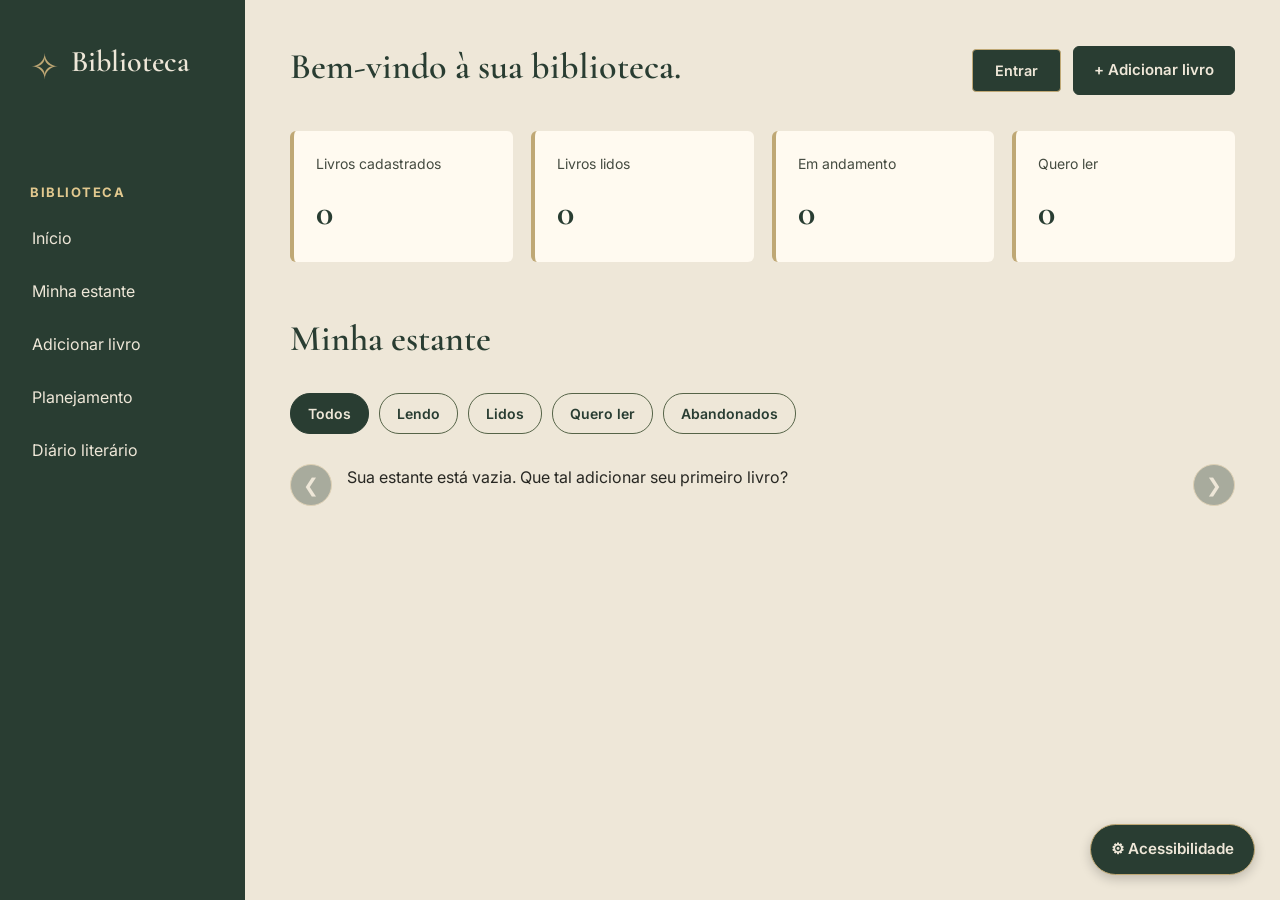
<file: index.html>
<!DOCTYPE html>
<html lang="pt-BR">

<head>
    <meta charset="UTF-8">
    <meta name="viewport" content="width=device-width, initial-scale=1.0">

    <title>Bibliotheca Athenae</title>

    <!-- Bootstrap CSS -->
    <link
        href="https://cdn.jsdelivr.net/npm/bootstrap@5.3.3/dist/css/bootstrap.min.css"
        rel="stylesheet">

    <!-- Fontes -->
    <link rel="preconnect" href="https://fonts.googleapis.com">
    <link rel="preconnect" href="https://fonts.gstatic.com" crossorigin>

    <link
        href="https://fonts.googleapis.com/css2?family=Cormorant+Garamond:wght@400;500;600;700&family=Inter:wght@400;500;600;700&display=swap"
        rel="stylesheet">

    <!-- CSS próprio -->
   <link rel="stylesheet" href="css/style.css">
   <link rel="stylesheet" href="css/pages.css">
   <link rel="stylesheet" href="css/acessibilidade.css">

</head>
<body>
    <!-- Menu lateral -->
    <aside class="sidebar">
        <div class="logo">
            <span class="logo-icon">✧</span>
            <h1>Biblioteca</h1>
        </div>
    <nav>
    <p class="menu-title">BIBLIOTECA</p>

    <a href="index.html">Início</a>
<a href="html/estante.html">Minha estante</a>
<a href="html/adicionar.html">Adicionar livro</a>
<a href="html/planejamento.html">Planejamento</a>
<a href="html/diario.html">Diário literário</a>
    </nav>
    </aside>
    <!-- Conteúdo principal -->
    <main class="main-content">
        <header class="topbar">

    <div>
        <h2>Bem-vindo à sua biblioteca.</h2>
    </div>

    <div class="topbar-actions">

        <a href="login.html" class="login-access-button">
            Entrar
        </a>

        <a href="html/adicionar.html" class="add-button">
            + Adicionar livro
        </a>

    </div>

</header>
        <!-- Resumo -->
        <section class="summary">

    <div class="summary-card">
        <span>Livros cadastrados</span>
        <strong id="total-livros">0</strong>
    </div>

    <div class="summary-card">
        <span>Livros lidos</span>
        <strong id="total-lidos">0</strong>
    </div>

    <div class="summary-card">
        <span>Em andamento</span>
        <strong id="total-lendo">0</strong>
    </div>

    <div class="summary-card">
        <span>Quero ler</span>
        <strong id="total-quero-ler">0</strong>
    </div>
</section>
        <!-- Livros recentes -->
        <section class="library-section">
            <div class="section-heading">
                <div>
                    <h2>Minha estante</h2>
                </div>
            </div>
            <!-- Categorias -->
            <div class="filters">
                <button class="filter active-filter" data-status="todos">Todos</button>
                <button class="filter" data-status="Lendo">Lendo</button>
                <button class="filter" data-status="Lidos">Lidos</button>
                <button class="filter" data-status="Quero ler">Quero ler</button>
                <button class="filter" data-status="Abandonados">Abandonados</button>
            </div>
            <!-- Carrossel de livros -->
<div class="carousel-wrapper">

    <button
        type="button"
        class="carousel-control carousel-prev"
        id="carousel-prev"
        aria-label="Ver livros anteriores">
        &#10094;
    </button>

    <div
        class="book-grid home-book-carousel"
        id="book-grid"
        aria-label="Livros da sua biblioteca">
    </div>

    <button
        type="button"
        class="carousel-control carousel-next"
        id="carousel-next"
        aria-label="Ver próximos livros">
        &#10095;
    </button>

</div>
    </main>

    <!-- PAINEL DE ACESSIBILIDADE -->
<div class="accessibility-container">

    <button
        type="button"
        id="botao-acessibilidade"
        class="accessibility-button"
        aria-label="Abrir opções de acessibilidade"
        aria-expanded="false"
        aria-controls="painel-acessibilidade">
        ⚙ Acessibilidade
    </button>

    <section
        id="painel-acessibilidade"
        class="accessibility-panel"
        aria-label="Opções de acessibilidade"
        hidden>

        <h2>Acessibilidade</h2>

        <div class="accessibility-group">
            <h3>Aparência</h3>

            <button type="button" id="modo-claro">
                ☀ Modo claro
            </button>

            <button type="button" id="modo-escuro">
                ☾ Modo escuro
            </button>
        </div>

        <div class="accessibility-group">
            <h3>Tamanho da fonte</h3>

            <button type="button" id="diminuir-fonte">
                A− Diminuir
            </button>

            <button type="button" id="aumentar-fonte">
                A+ Aumentar
            </button>
        </div>

        <div class="accessibility-group">
            <h3>Contraste</h3>

            <button type="button" id="alto-contraste">
                Alto contraste
            </button>
        </div>

        <button type="button" id="restaurar-acessibilidade">
            Restaurar configurações
        </button>

    </section>
</div>

<!-- JavaScript do projeto -->
<script src="js/storage.js"></script>
<script src="js/livros.js"></script>
<script src="js/app.js"></script>
<script src="js/acessibilidade.js"></script>

<!-- Bootstrap JavaScript -->
<script src="https://cdn.jsdelivr.net/npm/bootstrap@5.3.3/dist/js/bootstrap.bundle.min.js"></script>
</body>
</html>
</file>
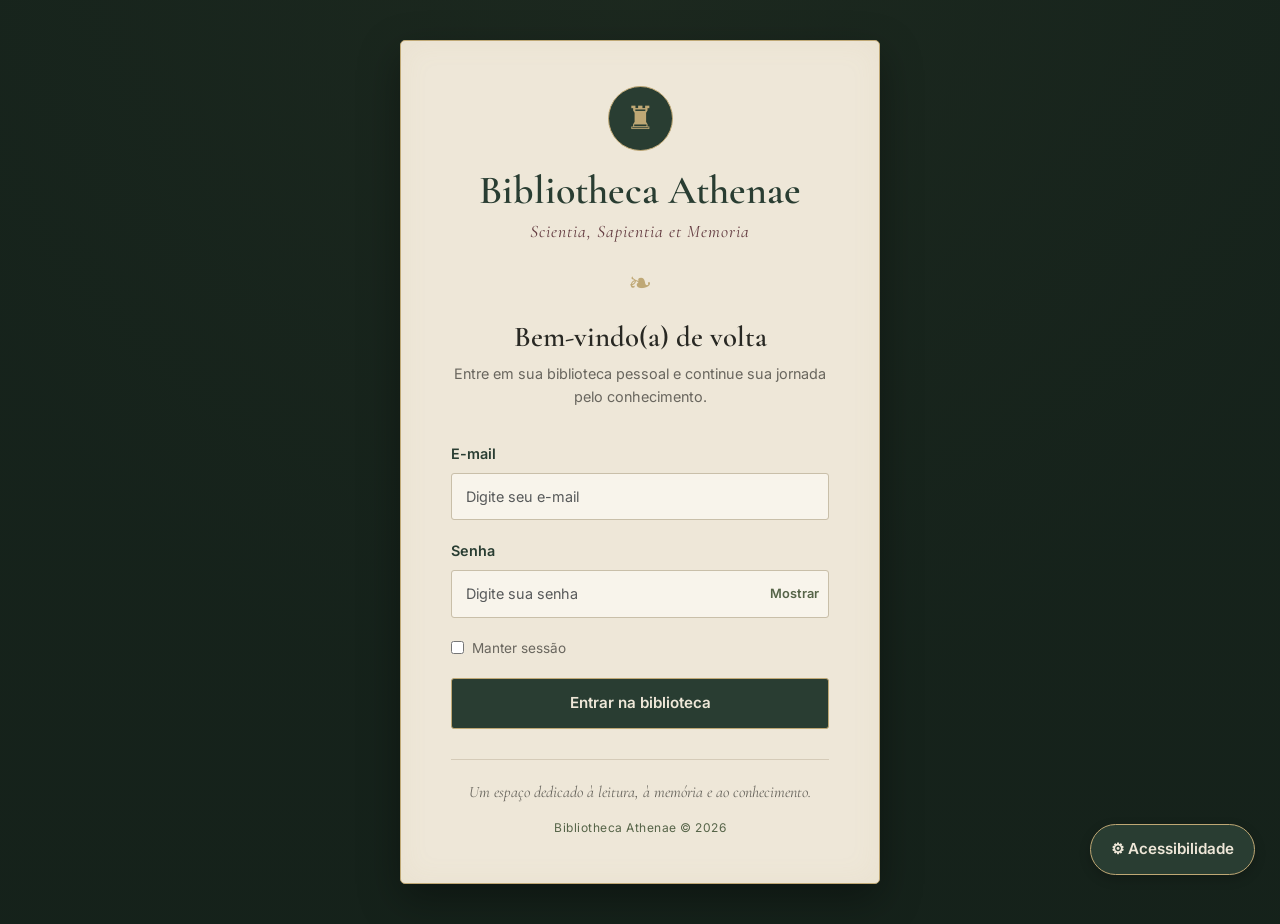
<file: login.html>
<!DOCTYPE html>
<html lang="pt-BR">

<head>
    <meta charset="UTF-8">
    <meta name="viewport" content="width=device-width, initial-scale=1.0">

    <meta name="description" content="Acesse sua biblioteca pessoal na Bibliotheca Athenae.">

    <title>Entrar | Bibliotheca Athenae</title>

    <!-- Bootstrap -->
    <link href="https://cdn.jsdelivr.net/npm/bootstrap@5.3.3/dist/css/bootstrap.min.css" rel="stylesheet">

    <!-- Fontes -->
    <link rel="preconnect" href="https://fonts.googleapis.com">
    <link rel="preconnect" href="https://fonts.gstatic.com" crossorigin>
    <link href="https://fonts.googleapis.com/css2?family=Cormorant+Garamond:wght@400;500;600;700&family=Inter:wght@400;500;600;700&display=swap" rel="stylesheet">

    <!-- CSS do projeto -->
    <link rel="stylesheet" href="css/style.css">
    <link rel="stylesheet" href="css/acessibilidade.css">
    <link rel="stylesheet" href="css/login.css">
</head>

<body class="login-page">

    <main class="login-container">

        <section class="login-card" aria-labelledby="titulo-login">

            <!-- Identidade visual -->
            <header class="login-header">

                <div class="login-emblem" aria-hidden="true">
                    ♜
                </div>

                <h1 id="titulo-login">Bibliotheca Athenae</h1>

                <p class="login-motto">
                    Scientia, Sapientia et Memoria
                </p>

                <div class="login-divider" aria-hidden="true">
                    ❧
                </div>

                <h2>Bem-vindo(a) de volta</h2>

                <p class="login-description">
                    Entre em sua biblioteca pessoal e continue sua jornada pelo conhecimento.
                </p>

            </header>

            <!-- Formulário -->
            <form id="login-form" class="login-form">

                <div class="form-group">

                    <label for="email">E-mail</label>

                    <input
                        type="email"
                        id="email"
                        name="email"
                        class="form-control"
                        placeholder="Digite seu e-mail"
                        autocomplete="username"
                        required
                    >

                </div>

                <div class="form-group">

                    <label for="senha">Senha</label>

                    <div class="password-container">

                        <input
                            type="password"
                            id="senha"
                            name="senha"
                            class="form-control"
                            placeholder="Digite sua senha"
                            autocomplete="current-password"
                            required
                        >

                        <button
                            type="button"
                            id="mostrar-senha"
                            class="password-toggle"
                            aria-label="Mostrar senha"
                            aria-pressed="false"
                        >
                            Mostrar
                        </button>

                    </div>

                </div>

                <div class="login-options">

                    <label class="remember-option">
                        <input type="checkbox" id="lembrar-login">
                        <span>Manter sessão</span>
                    </label>

                </div>

                <!-- Mensagens de erro ou sucesso -->
                <div
                    id="mensagem-login"
                    class="login-message"
                    role="alert"
                    aria-live="polite"
                ></div>

                <button type="submit" class="login-button">
                    Entrar na biblioteca
                </button>

            </form>

            <!-- Rodapé -->
            <footer class="login-footer">

                <p>
                    Um espaço dedicado à leitura, à memória e ao conhecimento.
                </p>

                <span>Bibliotheca Athenae © 2026</span>

            </footer>

        </section>

    </main>

    <!-- Painel de acessibilidade -->
    <div class="accessibility-container">

        <button
            type="button"
            id="botao-acessibilidade"
            class="accessibility-button"
            aria-label="Abrir opções de acessibilidade"
            aria-expanded="false"
            aria-controls="painel-acessibilidade"
        >
            ⚙ Acessibilidade
        </button>

        <section
            id="painel-acessibilidade"
            class="accessibility-panel"
            aria-label="Opções de acessibilidade"
            hidden
        >

            <h2>Acessibilidade</h2>

            <div class="accessibility-group">
                <h3>Aparência</h3>

                <button type="button" id="modo-claro">
                    ☀ Modo claro
                </button>

                <button type="button" id="modo-escuro">
                    ☾ Modo escuro
                </button>
            </div>

            <div class="accessibility-group">
                <h3>Tamanho da fonte</h3>

                <button type="button" id="diminuir-fonte">
                    A− Diminuir
                </button>

                <button type="button" id="aumentar-fonte">
                    A+ Aumentar
                </button>
            </div>

            <div class="accessibility-group">
                <h3>Contraste</h3>

                <button type="button" id="alto-contraste">
                    Alto contraste
                </button>
            </div>

            <button type="button" id="restaurar-acessibilidade">
                Restaurar configurações
            </button>

        </section>

    </div>

    <!-- JavaScript -->
    <script src="js/acessibilidade.js"></script>
    <script src="js/login.js"></script>

</body>
</html>
</file>
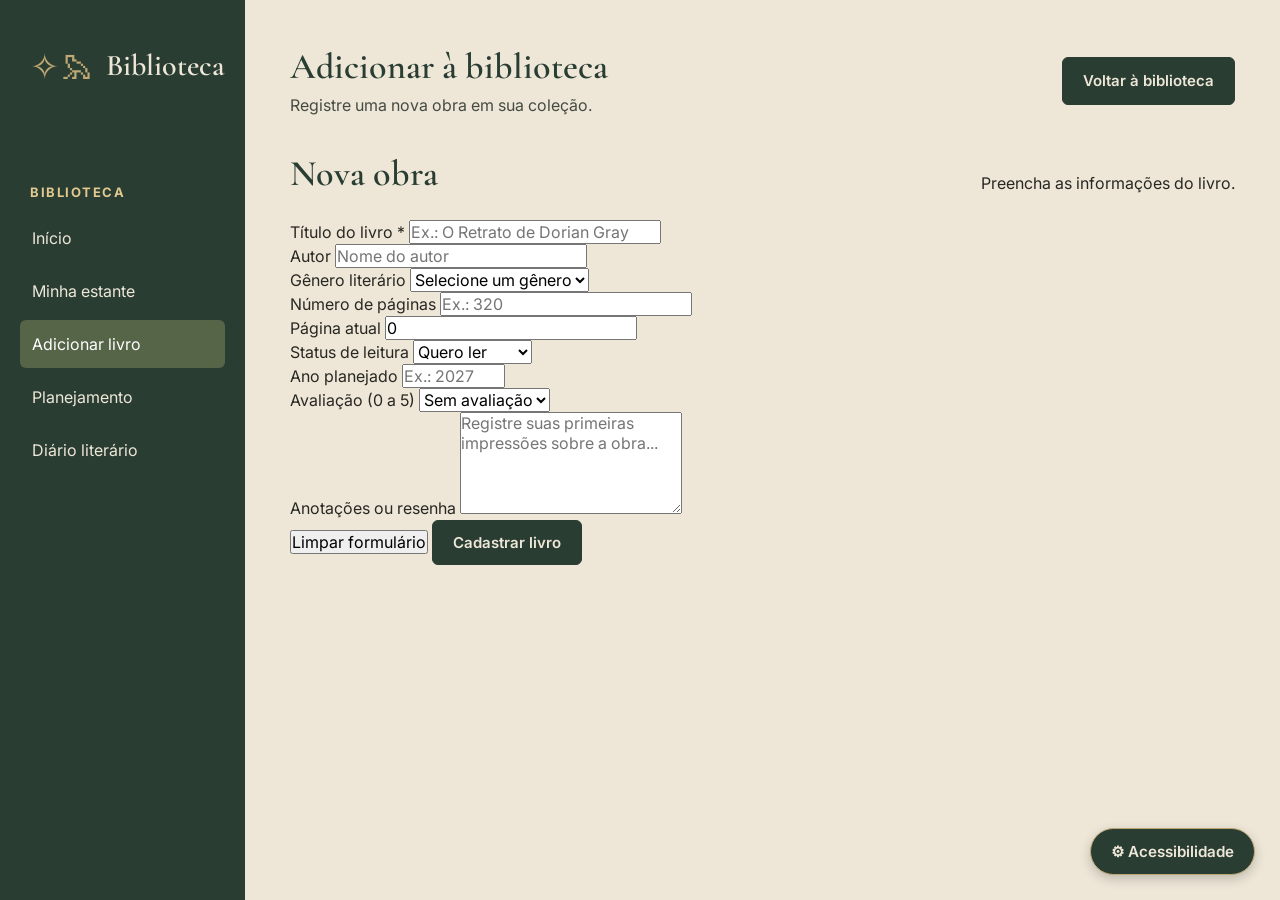
<file: html/adicionar.html>
<!DOCTYPE html>
<html lang="pt-BR">

<head>
    <meta charset="UTF-8">
    <meta name="viewport" content="width=device-width, initial-scale=1.0">

    <title>Adicionar livro | Bibliotheca Athenae</title>

    <!-- Fontes -->
    <link rel="preconnect" href="https://fonts.googleapis.com">
    <link rel="preconnect" href="https://fonts.gstatic.com" crossorigin>

    <link
        href="https://fonts.googleapis.com/css2?family=Cormorant+Garamond:wght@400;500;600;700&family=Inter:wght@400;500;600;700&display=swap"
        rel="stylesheet">

    <!-- CSS -->
    <link rel="stylesheet" href="../css/style.css">
    <link rel="stylesheet" href="../css/pages.css">
    <link rel="stylesheet" href="../css/acessibilidade.css">

</head>

<body>

    <!-- Menu lateral -->
    <aside class="sidebar">

        <div class="logo">
            <span class="logo-icon">✧𐦉</span>
            <h1>Biblioteca</h1>
        </div>

        <nav>
            <p class="menu-title">BIBLIOTECA</p>

            <a href="../index.html">Início</a>
            <a href="estante.html">Minha estante</a>
            <a href="adicionar.html" class="active">Adicionar livro</a>
            <a href="planejamento.html">Planejamento</a>
            <a href="diario.html">Diário literário</a>
        </nav>

    </aside>

    <!-- Conteúdo principal -->
    <main class="main-content">

        <header class="topbar">

            <div>
                <h2>Adicionar à biblioteca</h2>
                <p>Registre uma nova obra em sua coleção.</p>
            </div>

            <a href="../index.html" class="add-button">
                Voltar à biblioteca
            </a>

        </header>

        <!-- Formulário -->
        <section class="form-section">

            <div class="section-heading">
                <h2>Nova obra</h2>
                <p>Preencha as informações do livro.</p>
            </div>

            <form id="form-livro">

                <div class="form-group">

                    <label for="titulo">Título do livro *</label>

                    <input
                        type="text"
                        id="titulo"
                        name="titulo"
                        placeholder="Ex.: O Retrato de Dorian Gray"
                        required>

                </div>

                <div class="form-group">

                    <label for="autor">Autor</label>

                    <input
                        type="text"
                        id="autor"
                        name="autor"
                        placeholder="Nome do autor">

                </div>

                <div class="form-group">

                    <label for="genero">Gênero literário</label>

                    <select id="genero" name="genero">

                        <option value="">Selecione um gênero</option>
                        <option value="Fantasia">Fantasia</option>
                        <option value="Ficção">Ficção</option>
                        <option value="Ficção gótica">Ficção gótica</option>
                        <option value="Romance">Romance</option>
                        <option value="Mistério">Mistério</option>
                        <option value="Terror">Terror</option>
                        <option value="Suspense">Suspense</option>
                        <option value="Clássico">Clássico</option>
                        <option value="Ficção científica">Ficção científica</option>
                        <option value="Não ficção">Não ficção</option>
                        <option value="Outro">Outro</option>

                    </select>

                </div>

                <div class="form-row">

                    <div class="form-group">

                        <label for="paginas">Número de páginas</label>

                        <input
                            type="number"
                            id="paginas"
                            name="paginas"
                            min="1"
                            placeholder="Ex.: 320">

                    </div>

                    <div class="form-group">

                        <label for="paginaAtual">Página atual</label>

                        <input
                            type="number"
                            id="paginaAtual"
                            name="paginaAtual"
                            min="0"
                            value="0">

                    </div>

                </div>

                <div class="form-row">

                    <div class="form-group">

                        <label for="status">Status de leitura</label>

                        <select id="status" name="status">

                            <option value="Quero ler">Quero ler</option>
                            <option value="Lendo">Lendo</option>
                            <option value="Lido">Lido</option>
                            <option value="Pausado">Pausado</option>
                            <option value="Abandonado">Abandonado</option>
                            <option value="Relendo">Relendo</option>

                        </select>

                    </div>

                    <div class="form-group">

                        <label for="anoPlanejado">Ano planejado</label>

                        <input
                            type="number"
                            id="anoPlanejado"
                            name="anoPlanejado"
                            min="2000"
                            max="2100"
                            placeholder="Ex.: 2027">

                    </div>

                </div>

                <div class="form-group">

                    <label for="avaliacao">Avaliação (0 a 5)</label>

                    <select id="avaliacao" name="avaliacao">

                        <option value="0">Sem avaliação</option>
                        <option value="1">1 estrela</option>
                        <option value="2">2 estrelas</option>
                        <option value="3">3 estrelas</option>
                        <option value="4">4 estrelas</option>
                        <option value="5">5 estrelas</option>

                    </select>

                </div>

                <div class="form-group">

                    <label for="resenha">Anotações ou resenha</label>

                    <textarea
                        id="resenha"
                        name="resenha"
                        rows="5"
                        placeholder="Registre suas primeiras impressões sobre a obra..."></textarea>

                </div>

                <div class="form-actions">

                    <button type="reset" class="cancel-button">
                        Limpar formulário
                    </button>

                    <button type="submit" class="add-button">
                        Cadastrar livro
                    </button>

                </div>

            </form>

        </section>

    </main>

    <!-- PAINEL DE ACESSIBILIDADE -->
    <div class="accessibility-container">

        <button
            type="button"
            id="botao-acessibilidade"
            class="accessibility-button"
            aria-label="Abrir opções de acessibilidade"
            aria-expanded="false"
            aria-controls="painel-acessibilidade">
            ⚙ Acessibilidade
        </button>

        <section
            id="painel-acessibilidade"
            class="accessibility-panel"
            aria-label="Opções de acessibilidade"
            hidden>

            <h2>Acessibilidade</h2>

            <div class="accessibility-group">
                <h3>Aparência</h3>

                <button type="button" id="modo-claro">
                    ☀ Modo claro
                </button>

                <button type="button" id="modo-escuro">
                    ☾ Modo escuro
                </button>
            </div>

            <div class="accessibility-group">
                <h3>Tamanho da fonte</h3>

                <button type="button" id="diminuir-fonte">
                    A− Diminuir
                </button>

                <button type="button" id="aumentar-fonte">
                    A+ Aumentar
                </button>
            </div>

            <div class="accessibility-group">
                <h3>Contraste</h3>

                <button type="button" id="alto-contraste">
                    Alto contraste
                </button>
            </div>

            <button type="button" id="restaurar-acessibilidade">
                Restaurar configurações
            </button>

        </section>

    </div>

    <!-- JavaScript -->
    <script src="../js/storage.js"></script>
    <script src="../js/livros.js"></script>
    <script src="../js/adicionar.js"></script>
    <script src="../js/acessibilidade.js"></script>

</body>
</html>
</file>
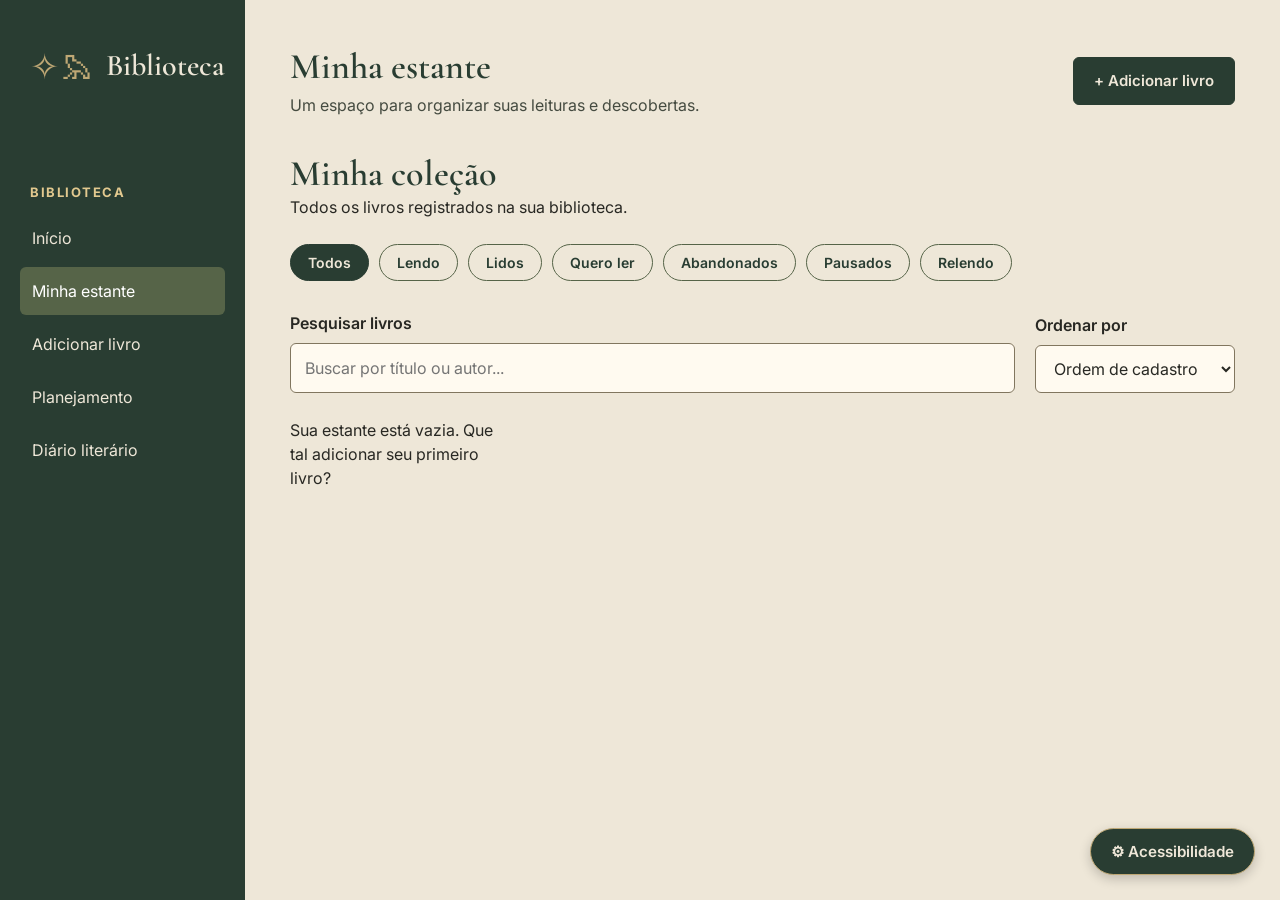
<file: html/estante.html>
<!DOCTYPE html>
<html lang="pt-BR">

<head>
    <meta charset="UTF-8">
    <meta name="viewport" content="width=device-width, initial-scale=1.0">

    <title>Minha estante | Bibliotheca Athenae</title>

    <!-- Fontes -->
    <link rel="preconnect" href="https://fonts.googleapis.com">
    <link rel="preconnect" href="https://fonts.gstatic.com" crossorigin>

    <link
        href="https://fonts.googleapis.com/css2?family=Cormorant+Garamond:wght@400;500;600;700&family=Inter:wght@400;500;600;700&display=swap"
        rel="stylesheet">

    <!-- CSS -->
    <link rel="stylesheet" href="../css/style.css">
    <link rel="stylesheet" href="../css/pages.css">
    <link rel="stylesheet" href="../css/acessibilidade.css">

</head>

<body>

    <!-- Menu lateral -->
    <aside class="sidebar">

        <div class="logo">
            <span class="logo-icon">✧𐦉</span>
            <h1>Biblioteca</h1>
        </div>

        <nav>
            <p class="menu-title">BIBLIOTECA</p>

            <a href="../index.html">Início</a>
            <a href="estante.html" class="active">Minha estante</a>
            <a href="adicionar.html">Adicionar livro</a>
            <a href="planejamento.html">Planejamento</a>
            <a href="diario.html">Diário literário</a>
        </nav>

    </aside>

    <!-- Conteúdo principal -->
    <main class="main-content">

        <header class="topbar">

            <div>
                <h2>Minha estante</h2>
                <p>Um espaço para organizar suas leituras e descobertas.</p>
            </div>

            <a href="adicionar.html" class="add-button">
                + Adicionar livro
            </a>

        </header>

        <!-- Biblioteca -->
        <section class="library-section">

            <div class="section-heading">
                <div>
                    <h2>Minha coleção</h2>
                    <p>Todos os livros registrados na sua biblioteca.</p>
                </div>
            </div>

            <!-- Filtros por status -->
            <div class="filters" aria-label="Filtrar livros por status">

                <button type="button" class="filter active-filter" data-status="todos">
                    Todos
                </button>

                <button type="button" class="filter" data-status="Lendo">
                    Lendo
                </button>

                <button type="button" class="filter" data-status="Lidos">
                    Lidos
                </button>

                <button type="button" class="filter" data-status="Quero ler">
                    Quero ler
                </button>

                <button type="button" class="filter" data-status="Abandonados">
                    Abandonados
                </button>

                <button type="button" class="filter" data-status="Pausados">
                    Pausados
                </button>

                <button type="button" class="filter" data-status="Relendo">
                    Relendo
                </button>

            </div>

            <!-- Pesquisa e ordenação -->
            <div class="library-controls">

                <div class="search-box">

                    <label for="pesquisa-livro">
                        Pesquisar livros
                    </label>

                    <input
                        type="search"
                        id="pesquisa-livro"
                        placeholder="Buscar por título ou autor..."
                        autocomplete="off">

                </div>

                <div class="sort-box">

                    <label for="ordenar-livros">
                        Ordenar por
                    </label>

                    <select id="ordenar-livros">

                        <option value="cadastro">Ordem de cadastro</option>
                        <option value="titulo">Título (A-Z)</option>
                        <option value="autor">Autor (A-Z)</option>
                        <option value="avaliacao">Maior avaliação</option>

                    </select>

                </div>

            </div>

            <!-- Livros cadastrados -->
            <div class="book-grid" id="book-grid">

                <!-- Os livros serão inseridos pelo JavaScript -->

            </div>

        </section>

    </main>

    <!-- PAINEL DE ACESSIBILIDADE -->
    <div class="accessibility-container">

        <button
            type="button"
            id="botao-acessibilidade"
            class="accessibility-button"
            aria-label="Abrir opções de acessibilidade"
            aria-expanded="false"
            aria-controls="painel-acessibilidade">
            ⚙ Acessibilidade
        </button>

        <section
            id="painel-acessibilidade"
            class="accessibility-panel"
            aria-label="Opções de acessibilidade"
            hidden>

            <h2>Acessibilidade</h2>

            <div class="accessibility-group">
                <h3>Aparência</h3>

                <button type="button" id="modo-claro">
                    ☀ Modo claro
                </button>

                <button type="button" id="modo-escuro">
                    ☾ Modo escuro
                </button>
            </div>

            <div class="accessibility-group">
                <h3>Tamanho da fonte</h3>

                <button type="button" id="diminuir-fonte">
                    A− Diminuir
                </button>

                <button type="button" id="aumentar-fonte">
                    A+ Aumentar
                </button>
            </div>

            <div class="accessibility-group">
                <h3>Contraste</h3>

                <button type="button" id="alto-contraste">
                    Alto contraste
                </button>
            </div>

            <button type="button" id="restaurar-acessibilidade">
                Restaurar configurações
            </button>

        </section>

    </div>

    <!-- JavaScript -->
    <script src="../js/storage.js"></script>
    <script src="../js/livros.js"></script>
    <script src="../js/estante.js"></script>
    <script src="../js/acessibilidade.js"></script>

</body>
</html>
</file>
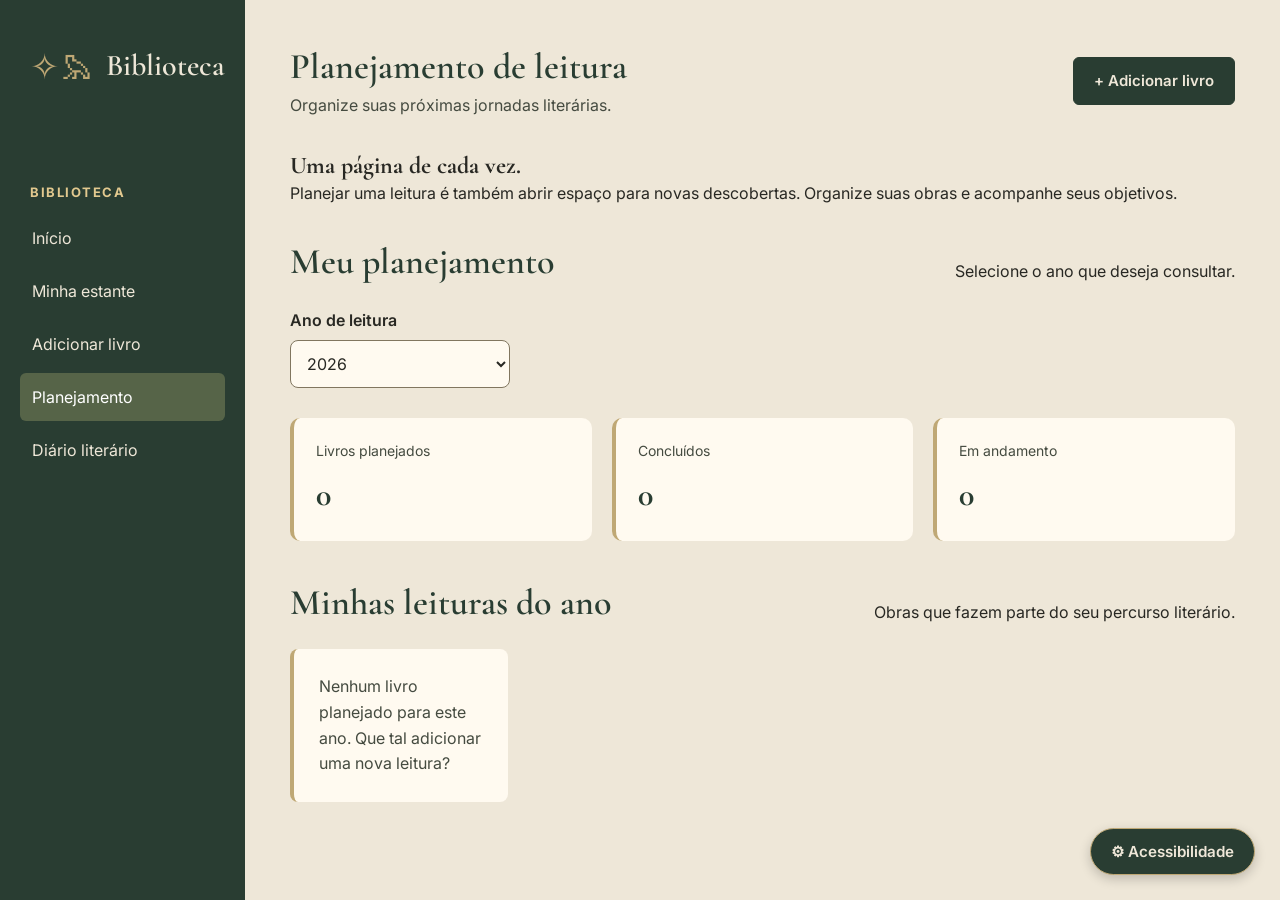
<file: html/planejamento.html>
<!DOCTYPE html>
<html lang="pt-BR">

<head>
    <meta charset="UTF-8">
    <meta name="viewport" content="width=device-width, initial-scale=1.0">

    <title>Planejamento de leitura | Bibliotheca Athenae</title>

    <!-- Fontes -->
    <link rel="preconnect" href="https://fonts.googleapis.com">
    <link rel="preconnect" href="https://fonts.gstatic.com" crossorigin>

    <link
        href="https://fonts.googleapis.com/css2?family=Cormorant+Garamond:wght@400;500;600;700&family=Inter:wght@400;500;600;700&display=swap"
        rel="stylesheet">

    <!-- CSS -->
    <link rel="stylesheet" href="../css/style.css">
    <link rel="stylesheet" href="../css/pages.css">
    <link rel="stylesheet" href="../css/acessibilidade.css">

</head>

<body>

    <!-- Menu lateral -->
    <aside class="sidebar">

        <div class="logo">
            <span class="logo-icon">✧𐦉</span>
            <h1>Biblioteca</h1>
        </div>

        <nav>

            <p class="menu-title">BIBLIOTECA</p>

            <a href="../index.html">Início</a>
            <a href="estante.html">Minha estante</a>
            <a href="adicionar.html">Adicionar livro</a>
            <a href="planejamento.html" class="active">Planejamento</a>
            <a href="diario.html">Diário literário</a>

        </nav>

    </aside>


    <!-- Conteúdo principal -->
    <main class="main-content">

        <!-- Cabeçalho -->
        <header class="topbar">

            <div>
                <h2>Planejamento de leitura</h2>
                <p>Organize suas próximas jornadas literárias.</p>
            </div>

            <a href="adicionar.html" class="add-button">
                + Adicionar livro
            </a>

        </header>


        <!-- Introdução -->
        <section class="welcome-section">

            <h2>Uma página de cada vez.</h2>

            <p>
                Planejar uma leitura é também abrir espaço para novas
                descobertas. Organize suas obras e acompanhe seus objetivos.
            </p>

        </section>


        <!-- Planejamento -->
        <section class="planning-section">

            <!-- Seleção de ano -->
            <div class="section-heading">

                <h2>Meu planejamento</h2>

                <p>Selecione o ano que deseja consultar.</p>

            </div>


            <div class="year-selector">

                <label for="ano-selecionado">
                    Ano de leitura
                </label>

                <select id="ano-selecionado">

                    <option value="2026">2026</option>
                    <option value="2027">2027</option>
                    <option value="2028">2028</option>
                    <option value="2029">2029</option>
                    <option value="2030">2030</option>

                </select>

            </div>


            <!-- Resumo -->
            <div class="planning-summary">

                <article class="summary-card">

                    <span>Livros planejados</span>

                    <strong id="total-planejados">0</strong>

                </article>


                <article class="summary-card">

                    <span>Concluídos</span>

                    <strong id="total-concluidos">0</strong>

                </article>


                <article class="summary-card">

                    <span>Em andamento</span>

                    <strong id="total-andamento">0</strong>

                </article>

            </div>


            <!-- Lista de livros -->
            <div class="section-heading">

                <h2>Minhas leituras do ano</h2>

                <p>
                    Obras que fazem parte do seu percurso literário.
                </p>

            </div>


            <div class="book-grid" id="livros-planejados">

                <!-- Os livros serão inseridos pelo JavaScript -->

            </div>

        </section>

    </main>


    <!-- Painel de acessibilidade -->
    <div class="accessibility-container">

        <button
            type="button"
            id="botao-acessibilidade"
            class="accessibility-button"
            aria-label="Abrir opções de acessibilidade"
            aria-expanded="false"
            aria-controls="painel-acessibilidade">

            ⚙ Acessibilidade

        </button>


        <section
            id="painel-acessibilidade"
            class="accessibility-panel"
            aria-label="Opções de acessibilidade"
            hidden>

            <h2>Acessibilidade</h2>


            <div class="accessibility-group">

                <h3>Aparência</h3>

                <button type="button" id="modo-claro">
                    ☀ Modo claro
                </button>

                <button type="button" id="modo-escuro">
                    ☾ Modo escuro
                </button>

            </div>


            <div class="accessibility-group">

                <h3>Tamanho da fonte</h3>

                <button type="button" id="diminuir-fonte">
                    A− Diminuir
                </button>

                <button type="button" id="aumentar-fonte">
                    A+ Aumentar
                </button>

            </div>


            <div class="accessibility-group">

                <h3>Contraste</h3>

                <button type="button" id="alto-contraste">
                    Alto contraste
                </button>

            </div>


            <button type="button" id="restaurar-acessibilidade">
                Restaurar configurações
            </button>

        </section>

    </div>


    <!-- JavaScript -->
    <script src="../js/storage.js"></script>
    <script src="../js/livros.js"></script>
    <script src="../js/planejamento.js"></script>
    <script src="../js/acessibilidade.js"></script>

</body>

</html>
</file>
<file: css/style.css>
/* ==========================================
   PALETA DE CORES
========================================== */

:root {
    --verde: #293D32;
    --oliva: #566448;
    --vinho: #633B40;
    --marfim: #EEE7D8;
    --dourado: #BFA875;
    --ebano: #282823;

    --fundo: #EEE7D8;
    --fundo-card: #FFFAF0;
    --texto: #282823;
    --texto-secundario: #454B40;

    --font-titulos: "Cormorant Garamond", serif;
    --font-textos: "Inter", sans-serif;
}

/* ==========================================
   CONFIGURAÇÕES GERAIS
========================================== */

* {
    margin: 0;
    padding: 0;
    box-sizing: border-box;
}

html {
    font-size: 100%;
    scroll-behavior: smooth;
}

body {
    background-color: var(--fundo);
    color: var(--texto);
    font-family: var(--font-textos);
    font-size: 1rem;
    line-height: 1.5;
    display: flex;
    min-height: 100vh;
}

/* Faz os controles acompanharem a escala da fonte */

button,
input,
select,
textarea {
    font-family: inherit;
    font-size: inherit;
}

/* TÍTULOS */

h1,
h2,
h3,
h4 {
    font-family: var(--font-titulos);
    line-height: 1.2;
}

/* ==========================================
   MENU LATERAL
========================================== */

.sidebar {
    width: 245px;
    min-height: 100vh;
    background-color: var(--verde);
    color: var(--marfim);
    padding: 30px 20px;
    display: flex;
    flex-direction: column;
    position: fixed;
    top: 0;
    left: 0;
    z-index: 100;
}

.logo {
    display: flex;
    align-items: center;
    gap: 12px;
    padding: 10px;
    margin-bottom: 55px;
}

.logo-icon {
    color: var(--dourado);
    font-size: 2.1875rem;
}

.logo h1 {
    font-family: var(--font-titulos);
    font-size: 1.875rem;
    line-height: 1;
    font-weight: 600;
    color: var(--marfim);
}

.menu-title {
    color: #E2C98F;
    font-size: 0.8125rem;
    font-weight: 700;
    letter-spacing: 1.5px;
    margin: 25px 10px 12px;
}

.sidebar nav a {
    display: block;
    text-decoration: none;
    color: var(--marfim);
    padding: 12px;
    border-radius: 6px;
    font-family: var(--font-textos);
    font-size: 1rem;
    line-height: 1.5;
    margin-bottom: 5px;
    transition: background-color 0.2s ease;
}

.sidebar nav a:hover,
.sidebar nav a.active {
    background-color: var(--oliva);
    color: #FFFFFF;
}

.sidebar nav a:focus-visible {
    outline: 3px solid #E2C98F;
    outline-offset: 3px;
}

/* ==========================================
   CONTEÚDO PRINCIPAL
========================================== */

.main-content {
    margin-left: 245px;
    width: calc(100% - 245px);
    padding: 45px;
}

.topbar {
    display: flex;
    justify-content: space-between;
    align-items: center;
    gap: 20px;
    margin-bottom: 35px;
}

.welcome {
    color: var(--oliva);
    font-size: 0.875rem;
    font-weight: 700;
    letter-spacing: 1.5px;
    margin-bottom: 8px;
}

.topbar h2,
.section-heading h2 {
    font-family: var(--font-titulos);
    font-size: 2.25rem;
    color: var(--verde);
    font-weight: 600;
}

.topbar p {
    font-size: 1rem;
    color: var(--texto-secundario);
    margin-top: 5px;
}

/* ==========================================
   BOTÕES DA BARRA SUPERIOR
========================================== */

.topbar-actions {
    display: flex;
    align-items: center;
    gap: 12px;
}

/* Botão de login */

.login-access-button {
    display: inline-block;
    padding: 10px 22px;

    background-color: var(--verde);
    color: var(--marfim);

    border: 1px solid var(--dourado);
    border-radius: 4px;

    text-decoration: none;
    font-family: var(--font-textos);
    font-size: 0.9rem;
    font-weight: 600;

    transition: 0.3s;
}

.login-access-button:hover {
    background-color: var(--oliva);
    color: #FFFFFF;
}

.login-access-button:focus-visible {
    outline: 3px solid var(--dourado);
    outline-offset: 3px;
}

/* ==========================================
   BOTÃO ADICIONAR
========================================== */

.add-button {
    display: inline-block;
    background-color: var(--verde);
    color: var(--marfim);
    border: 1px solid var(--verde);
    border-radius: 6px;
    padding: 12px 20px;
    font-family: var(--font-textos);
    font-size: 0.9375rem;
    font-weight: 600;
    text-decoration: none;
    cursor: pointer;
    transition: background-color 0.2s ease;
}

.add-button:hover {
    background-color: var(--oliva);
    color: #FFFFFF;
}

.add-button:focus-visible {
    outline: 3px solid var(--dourado);
    outline-offset: 3px;
}

/* ==========================================
   CARTÕES DE RESUMO
========================================== */

.summary {
    display: grid;
    grid-template-columns: repeat(4, 1fr);
    gap: 18px;
    margin-bottom: 55px;
}

.summary-card {
    background-color: var(--fundo-card);
    padding: 22px;
    border-left: 4px solid var(--dourado);
    border-radius: 6px;
}

.summary-card span {
    display: block;
    font-family: var(--font-textos);
    font-size: 0.875rem;
    color: var(--texto-secundario);
    margin-bottom: 12px;
    line-height: 1.5;
}

.summary-card strong {
    font-family: var(--font-titulos);
    font-size: 2.25rem;
    color: var(--verde);
}

/* ==========================================
   ESTANTE
========================================== */

.section-heading {
    display: flex;
    justify-content: space-between;
    align-items: end;
    gap: 15px;
    margin-bottom: 25px;
}

.see-all {
    color: var(--verde);
    text-decoration: underline;
    text-underline-offset: 3px;
    font-size: 0.9375rem;
    font-weight: 600;
}

.see-all:hover {
    color: var(--vinho);
}

/* ==========================================
   FILTROS
========================================== */

.filters {
    display: flex;
    gap: 10px;
    margin-bottom: 30px;
    flex-wrap: wrap;
}

.filter {
    background-color: transparent;
    border: 1px solid var(--oliva);
    color: var(--verde);
    border-radius: 20px;
    padding: 9px 17px;
    cursor: pointer;
    font-family: var(--font-textos);
    font-size: 0.875rem;
    font-weight: 600;
    transition: 0.2s ease;
}

.filter:hover,
.filter.active-filter {
    background-color: var(--verde);
    color: var(--marfim);
    border-color: var(--verde);
}

.filter:focus-visible {
    outline: 3px solid var(--vinho);
    outline-offset: 3px;
}

/* ==========================================
   CARTÕES DE LIVROS
   PADRÃO VISUAL DA BIBLIOTHECA ATHENAE
========================================== */

.book-grid {
    display: grid;
    grid-template-columns: repeat(4, minmax(0, 1fr));
    gap: 25px;
    align-items: stretch;
}

.book-card {
    display: flex;
    flex-direction: column;
    overflow: hidden;

    background-color: var(--fundo-card);
    border: 1px solid var(--dourado);
    border-radius: 10px;

    box-shadow: 0 4px 12px rgba(40, 40, 35, 0.10);

    transition: transform 0.25s ease, box-shadow 0.25s ease;
}

.book-card:hover {
    transform: translateY(-4px);
    box-shadow: 0 8px 18px rgba(40, 40, 35, 0.16);
}

/* ==========================================
   CAPAS DOS LIVROS
========================================== */

.book-cover {
    min-height: 190px;
    margin: 0;
    padding: 25px 18px;

    display: flex;
    flex-direction: column;
    justify-content: center;
    align-items: center;
    gap: 12px;

    background: linear-gradient(145deg, var(--verde), var(--oliva));

    border: none;
    border-bottom: 4px solid var(--dourado);

    color: var(--marfim);
    text-align: center;
    position: relative;
}

/* Detalhe decorativo */

.book-cover::before {
    content: "✧";

    position: absolute;
    top: 12px;

    color: var(--dourado);
    font-size: 1.2rem;
}

/* Título na capa */

.book-cover span {
    font-family: var(--font-titulos);
    font-size: 1.5rem;
    font-weight: 600;
    line-height: 1.3;

    color: var(--marfim);

    overflow-wrap: anywhere;
}

/* Autor na capa */

.book-cover small {
    font-family: var(--font-textos);
    font-size: 0.8125rem;
    font-weight: 400;
    line-height: 1.4;

    color: #D8CBAA;
    letter-spacing: 0;

    margin-top: 0;
}

/* ==========================================
   VARIAÇÕES DE CORES DAS CAPAS
========================================== */

.cover-one {
    background: linear-gradient(145deg, #633B40, #452B30);
}

.cover-two {
    background: linear-gradient(145deg, #293D32, #566448);
}

.cover-three {
    background: linear-gradient(145deg, #566448, #3C4935);
}

.cover-four {
    background: linear-gradient(145deg, #45433A, #282823);
}

/* ==========================================
   INFORMAÇÕES DOS LIVROS
========================================== */

.book-info {
    flex: 1;
    padding: 20px;

    background-color: var(--fundo-card);
}

.book-info h3 {
    font-family: var(--font-titulos);
    font-size: 1.4rem;
    font-weight: 600;
    line-height: 1.3;

    color: var(--verde);

    margin-bottom: 8px;
}

.book-info p {
    font-family: var(--font-textos);
    font-size: 0.9375rem;
    line-height: 1.5;

    color: var(--texto-secundario);

    margin-bottom: 12px;
}

/* ==========================================
   STATUS DE LEITURA
========================================== */

.status {
    display: inline-block;
    width: fit-content;

    padding: 5px 12px;

    border-radius: 20px;

    font-family: var(--font-textos);
    font-size: 0.8125rem;
    line-height: 1.4;
    font-weight: 600;
}

.reading {
    background-color: #E3E8DA;
    color: #293D32;
}

.finished {
    background-color: #E8DFCC;
    color: #282823;
}

.wishlist {
    background-color: #EADBDD;
    color: #633B40;
}

.abandoned {
    background-color: #E5DAD4;
    color: #633B40;
}

.paused {
    background-color: #E8E2D3;
    color: #454B40;
}

/* ==========================================
   FRASE
========================================== */

.quote {
    margin-top: 60px;
    padding: 30px;
    border-top: 1px solid var(--dourado);
    text-align: center;
}

.quote span {
    color: var(--vinho);
    font-size: 1.5625rem;
}

.quote p {
    font-family: var(--font-titulos);
    font-style: italic;
    font-size: 1.625rem;
    line-height: 1.4;
    color: var(--verde);
    margin: 10px 0;
}

.quote small {
    color: var(--texto-secundario);
    font-family: var(--font-textos);
    font-size: 0.8125rem;
    letter-spacing: 1px;
}

/* ==========================================
   FOCO E NAVEGAÇÃO
========================================== */

button:focus-visible,
a:focus-visible,
input:focus-visible,
select:focus-visible,
textarea:focus-visible {
    outline: 3px solid var(--vinho);
    outline-offset: 3px;
}

/* ==========================================
   RESPONSIVIDADE
========================================== */

@media (max-width: 1100px) {

    .book-grid {
        grid-template-columns: repeat(3, minmax(0, 1fr));
    }

}

@media (max-width: 1000px) {

    .summary {
        grid-template-columns: repeat(2, 1fr);
    }

    .book-grid {
        grid-template-columns: repeat(2, minmax(0, 1fr));
    }

}

@media (max-width: 650px) {

    body {
        flex-direction: column;
    }

    .sidebar {
        width: 100%;
        min-height: auto;
        position: relative;
        padding: 20px;
    }

    .logo {
        margin-bottom: 15px;
    }

    .sidebar nav {
        display: flex;
        flex-wrap: wrap;
        gap: 5px;
    }

    .sidebar nav .menu-title {
        width: 100%;
    }

    .sidebar nav a {
        padding: 9px 10px;
        font-size: 0.875rem;
    }

    .main-content {
        margin-left: 0;
        width: 100%;
        padding: 25px;
    }

    .topbar {
        align-items: flex-start;
        flex-direction: column;
        gap: 20px;
    }

    .topbar h2,
    .section-heading h2 {
        font-size: 2rem;
    }

    .summary {
        grid-template-columns: repeat(2, minmax(0, 1fr));
        gap: 12px;
    }

    .summary-card {
        padding: 16px;
    }

    .book-grid {
        grid-template-columns: repeat(2, minmax(0, 1fr));
        gap: 12px;
    }

    .book-cover {
        min-height: 160px;
        padding: 20px 12px;
    }

    .book-cover span {
        font-size: 1.25rem;
    }

    .book-info {
        padding: 16px;
    }

}
</file>
<file: css/pages.css>
/* ==========================================
   PESQUISA E ORDENAÇÃO DA ESTANTE
========================================== */

.library-controls {
    display: flex;
    justify-content: space-between;
    align-items: end;
    gap: 20px;
    margin: 25px 0;
    flex-wrap: wrap;
}

.search-box,
.sort-box {
    display: flex;
    flex-direction: column;
    gap: 8px;
}

.search-box {
    flex: 1;
    min-width: 220px;
}

.sort-box {
    min-width: 200px;
}

.library-controls label {
    font-family: var(--font-textos);
    font-weight: 600;
    font-size: 1rem;
    color: var(--texto);
}

.library-controls input,
.library-controls select {
    padding: 12px 14px;
    border: 1px solid #81765F;
    border-radius: 6px;
    background-color: #FFFAF0;
    color: #282823;
    font-family: var(--font-textos);
    font-size: 1rem;
    line-height: 1.5;
}

.library-controls input:focus,
.library-controls select:focus {
    outline: 3px solid #566448;
    outline-offset: 2px;
    border-color: #293D32;
}

@media (max-width: 600px) {

    .library-controls {
        flex-direction: column;
        align-items: stretch;
    }

    .search-box,
    .sort-box {
        width: 100%;
    }

}


/* ==========================================
   AÇÕES DOS LIVROS
========================================== */

.book-actions {
    display: flex;
    gap: 8px;
    margin-top: 12px;
    flex-wrap: wrap;
}

.book-actions button {
    padding: 8px 12px;
    border-radius: 5px;
    cursor: pointer;
    font-family: var(--font-textos);
    font-size: 0.9375rem;
    font-weight: 600;
    line-height: 1.4;
    transition: background-color 0.2s ease;
}

.edit-button {
    background-color: #566448;
    color: #FFFFFF;
    border: 1px solid #566448;
}

.delete-button {
    background-color: transparent;
    color: #633B40;
    border: 1px solid #633B40;
}

.edit-button:hover {
    background-color: #293D32;
    border-color: #293D32;
}

.delete-button:hover {
    background-color: #633B40;
    color: #FFFFFF;
}

.book-actions button:focus-visible {
    outline: 3px solid #293D32;
    outline-offset: 3px;
}


/* ==========================================
   PROGRESSO DE LEITURA
========================================== */

.reading-progress {
    margin-top: 15px;
    width: 100%;
}

.progress-text {
    font-family: var(--font-textos);
    font-size: 0.875rem;
    line-height: 1.5;
    margin-bottom: 6px;
    color: var(--texto);
}

.progress-track {
    width: 100%;
    height: 10px;
    background-color: #D8D2C5;
    border-radius: 10px;
    overflow: hidden;
}

.progress-fill {
    height: 100%;
    background-color: #566448;
    border-radius: 10px;
    transition: width 0.4s ease;
}

.progress-percentage {
    display: block;
    margin-top: 5px;
    font-family: var(--font-textos);
    font-size: 0.875rem;
    font-weight: 600;
    line-height: 1.5;
    text-align: right;
    color: var(--texto);
}


/* ==========================================
   PLANEJAMENTO DE LEITURA
========================================== */

.planning-section {
    margin-top: 35px;
}

.year-selector {
    display: flex;
    flex-direction: column;
    gap: 8px;
    max-width: 220px;
    margin: 20px 0 30px;
}

.year-selector label {
    font-family: var(--font-textos);
    font-size: 1rem;
    font-weight: 600;
    color: var(--texto);
}

.year-selector select {
    padding: 12px;
    border: 1px solid #81765F;
    border-radius: 8px;
    background-color: #FFFAF0;
    color: #282823;
    font-family: var(--font-textos);
    font-size: 1rem;
}

.year-selector select:focus-visible {
    outline: 3px solid #566448;
    outline-offset: 2px;
}

.planning-summary {
    display: grid;
    grid-template-columns: repeat(3, 1fr);
    gap: 20px;
    margin-bottom: 40px;
}

.planning-summary .summary-card {
    padding: 22px;
    border-radius: 10px;
    background-color: #FFFAF0;
    border-left: 4px solid #BFA875;
}

.planning-summary .summary-card span {
    display: block;
    margin-bottom: 10px;
    font-family: var(--font-textos);
    font-size: 0.875rem;
    line-height: 1.5;
    color: #454B40;
}

.planning-summary .summary-card strong {
    font-family: var(--font-titulos);
    font-size: 2rem;
    color: #293D32;
}

.planning-section .book-grid {
    margin-top: 20px;
}

@media (max-width: 768px) {

    .planning-summary {
        grid-template-columns: 1fr;
    }

    .year-selector {
        max-width: 100%;
    }

}


/* ==========================================
   DIÁRIO LITERÁRIO
========================================== */

.diary-form-section {
    margin-top: 35px;
    max-width: 900px;
}

.diary-form-section form {
    background-color: #FFFAF0;
    padding: 30px;
    border-radius: 10px;
    border-left: 4px solid #BFA875;
}

.diary-form-group {
    display: flex;
    flex-direction: column;
    gap: 8px;
    margin-bottom: 22px;
}

.diary-form-group label {
    font-family: var(--font-textos);
    font-size: 1rem;
    font-weight: 600;
    color: #293D32;
}

.diary-form-group input,
.diary-form-group select,
.diary-form-group textarea {
    width: 100%;
    padding: 12px 14px;
    border: 1px solid #81765F;
    border-radius: 7px;
    background-color: #FFFFFF;
    color: #282823;
    font-family: var(--font-textos);
    font-size: 1rem;
    line-height: 1.5;
}

.diary-form-group textarea {
    resize: vertical;
    min-height: 130px;
    line-height: 1.7;
}

.diary-form-group input:focus-visible,
.diary-form-group select:focus-visible,
.diary-form-group textarea:focus-visible {
    outline: 3px solid #566448;
    outline-offset: 2px;
    border-color: #293D32;
}

.diary-form-section .add-button {
    cursor: pointer;
    font-family: var(--font-textos);
    border: none;
}

.diary-history-section {
    margin-top: 45px;
}

.diary-section-header {
    display: flex;
    justify-content: space-between;
    align-items: center;
    gap: 20px;
    margin-bottom: 15px;
}

.diary-section-header button {
    cursor: pointer;
    font-family: var(--font-textos);
    font-size: 0.9375rem;
}


/* ==========================================
   CARROSSEL DO DIÁRIO
========================================== */

.diary-carousel {
    display: flex;
    align-items: center;
    gap: 15px;
    margin-top: 20px;
}

.diary-carousel-viewport {
    width: 100%;
    overflow: hidden;
}

.diary-carousel-track {
    display: flex;
    transition: transform 0.4s ease;
}

.diary-card {
    flex: 0 0 100%;
    box-sizing: border-box;
    padding: 30px;
    background-color: #FFFAF0;
    border-left: 5px solid #BFA875;
    border-radius: 10px;
    color: #282823;
}

.diary-card h3 {
    font-family: var(--font-titulos);
    font-size: 1.875rem;
    line-height: 1.3;
    color: #293D32;
    margin-bottom: 15px;
}

.diary-book {
    font-family: var(--font-textos);
    font-size: 1rem;
    font-weight: 600;
    color: #454B40;
}

.diary-date {
    display: block;
    margin-bottom: 20px;
    font-family: var(--font-textos);
    font-size: 0.875rem;
    color: #633B40;
}

.diary-text {
    font-family: var(--font-textos);
    font-size: 1rem;
    line-height: 1.8;
    color: #282823;
    white-space: pre-wrap;
    overflow-wrap: anywhere;
}

.diary-card .btn {
    margin-top: 15px;
}


/* ==========================================
   SETAS DO CARROSSEL
========================================== */

.carousel-arrow {
    flex-shrink: 0;
    width: 42px;
    height: 42px;
    border: 1px solid #BFA875;
    border-radius: 50%;
    background-color: #293D32;
    color: #EEE7D8;
    font-size: 1.25rem;
    cursor: pointer;
    transition: background-color 0.2s ease;
}

.carousel-arrow:hover {
    background-color: #566448;
}

.carousel-arrow:focus-visible,
.diary-section-header button:focus-visible {
    outline: 3px solid #633B40;
    outline-offset: 3px;
}


/* ==========================================
   VISUALIZAÇÃO COMPLETA DO DIÁRIO
========================================== */

.diary-carousel-track.show-all {
    display: grid;
    grid-template-columns: repeat(2, minmax(0, 1fr));
    gap: 20px;
}

.diary-carousel-track.show-all .diary-card {
    min-width: 0;
    height: 100%;
}


/* ==========================================
   RESPONSIVIDADE DO DIÁRIO
========================================== */

@media (max-width: 768px) {

    .diary-carousel-track.show-all {
        grid-template-columns: 1fr;
    }

    .diary-carousel {
        gap: 8px;
    }

    .carousel-arrow {
        width: 36px;
        height: 36px;
    }

    .diary-card {
        padding: 20px;
    }

    .diary-form-section form {
        padding: 20px;
    }

    .diary-section-header {
        align-items: flex-start;
        flex-direction: column;
    }

    .diary-card h3 {
        font-size: 1.625rem;
    }

}


/* ==========================================
   REDUÇÃO DE MOVIMENTO
========================================== */

@media (prefers-reduced-motion: reduce) {

    *,
    *::before,
    *::after {
        scroll-behavior: auto !important;
        transition-duration: 0.01ms !important;
        animation-duration: 0.01ms !important;
        animation-iteration-count: 1 !important;
    }

}

/* ==========================================
   CARTÕES DO PLANEJAMENTO DE LEITURA
========================================== */

.planning-section .book-card {
    display: flex;
    flex-direction: column;
    overflow: hidden;
    background-color: #FFFAF0;
    border: 1px solid #BFA875;
    border-radius: 10px;
    box-shadow: 0 4px 12px rgba(40, 40, 35, 0.10);
    transition: transform 0.25s ease, box-shadow 0.25s ease;
}

.planning-section .book-card:hover {
    transform: translateY(-4px);
    box-shadow: 0 8px 18px rgba(40, 40, 35, 0.16);
}

/* Capa do livro */

.planning-section .book-cover {
    min-height: 190px;
    padding: 25px 18px;
    display: flex;
    flex-direction: column;
    justify-content: center;
    align-items: center;
    gap: 12px;

    background: linear-gradient(
        145deg,
        #293D32,
        #566448
    );

    border-bottom: 4px solid #BFA875;
    color: #EEE7D8;
    text-align: center;
    position: relative;
}

/* Detalhe decorativo da capa */

.planning-section .book-cover::before {
    content: "✧";
    position: absolute;
    top: 12px;
    color: #BFA875;
    font-size: 1.2rem;
}

/* Título na capa */

.planning-section .book-cover span {
    font-family: var(--font-titulos);
    font-size: 1.5rem;
    font-weight: 600;
    line-height: 1.3;
    color: #EEE7D8;
    overflow-wrap: anywhere;
}

/* Autor na capa */

.planning-section .book-cover small {
    font-family: var(--font-textos);
    font-size: 0.875rem;
    color: #D8CBAA;
    line-height: 1.4;
}

/* Informações do livro */

.planning-section .book-info {
    padding: 20px;
    background-color: #FFFAF0;
}

.planning-section .book-info h3 {
    font-family: var(--font-titulos);
    font-size: 1.4rem;
    color: #293D32;
    margin-bottom: 8px;
    line-height: 1.3;
}

.planning-section .book-info > p {
    font-family: var(--font-textos);
    font-size: 0.9375rem;
    color: #454B40;
    margin-bottom: 12px;
}

/* Status de leitura */

.planning-section .book-info .status {
    display: inline-block;
    padding: 5px 12px;
    border-radius: 20px;
    background-color: #E5E8DC;
    color: #293D32;
    font-family: var(--font-textos);
    font-size: 0.8125rem;
    font-weight: 600;
}

/* Progresso de leitura */

.planning-section .reading-progress {
    margin-top: 18px;
}

.planning-section .progress-text {
    color: #454B40;
}

.planning-section .progress-track {
    background-color: #D8D2C5;
}

.planning-section .progress-fill {
    background-color: #566448;
}

.planning-section .progress-percentage {
    color: #293D32;
}

/* Mensagem quando não há livros */

.planning-section .empty-message {
    padding: 25px;
    background-color: #FFFAF0;
    border-left: 4px solid #BFA875;
    border-radius: 8px;
    color: #454B40;
    font-family: var(--font-textos);
    line-height: 1.6;
}

/* Responsividade */

@media (max-width: 600px) {

    .planning-section .book-cover {
        min-height: 160px;
    }

    .planning-section .book-info {
        padding: 16px;
    }

}

/* ==========================================
   CARROSSEL DE LIVROS DA PÁGINA INICIAL
========================================== */

.carousel-wrapper {
    display: flex;
    align-items: center;
    gap: 15px;
    margin-top: 25px;
    width: 100%;
}

/* Área horizontal dos livros */

.home-book-carousel {
    display: flex;
    flex: 1;
    gap: 25px;
    min-width: 0;
    overflow-x: auto;
    overflow-y: hidden;

    scroll-behavior: smooth;
    scroll-snap-type: x mandatory;

    scrollbar-width: none;
}

.home-book-carousel::-webkit-scrollbar {
    display: none;
}

/* Cartões dentro do carrossel */

.home-book-carousel .book-card {
    flex: 0 0 calc((100% - 75px) / 4);
    min-width: 0;
    scroll-snap-align: start;
}

/* Mensagem quando não existem livros */

.home-book-carousel .empty-message {
    flex: 0 0 100%;
}

/* Botões de navegação */

.carousel-control {
    flex-shrink: 0;
    display: flex;
    justify-content: center;
    align-items: center;

    width: 42px;
    height: 42px;

    border: 1px solid #BFA875;
    border-radius: 50%;

    background-color: #293D32;
    color: #EEE7D8;

    font-size: 1.2rem;
    cursor: pointer;

    transition: background-color 0.2s ease,
                transform 0.2s ease;
}

.carousel-control:hover:not(:disabled) {
    background-color: #566448;
    transform: scale(1.05);
}

.carousel-control:focus-visible {
    outline: 3px solid #633B40;
    outline-offset: 3px;
}

.carousel-control:disabled {
    opacity: 0.35;
    cursor: not-allowed;
}

/* Tablets */

@media (max-width: 1000px) {

    .home-book-carousel .book-card {
        flex-basis: calc((100% - 25px) / 2);
    }

}

/* Celulares */

@media (max-width: 600px) {

    .carousel-wrapper {
        gap: 8px;
    }

    .home-book-carousel {
        gap: 15px;
    }

    .home-book-carousel .book-card {
        flex-basis: 85%;
    }

    .carousel-control {
        width: 34px;
        height: 34px;
        font-size: 1rem;
    }

}
</file>
<file: css/acessibilidade.css>
/* =====================================
   PAINEL DE ACESSIBILIDADE
===================================== */

.accessibility-container {
    position: fixed;
    right: 25px;
    bottom: 25px;
    z-index: 1000;
    font-family: var(--font-textos);
}

.accessibility-button {
    background-color: var(--verde);
    color: var(--marfim);
    border: 1px solid var(--dourado);
    border-radius: 30px;
    padding: 13px 20px;
    font-size: 0.95rem;
    font-weight: 600;
    cursor: pointer;
    box-shadow: 0 4px 12px rgba(0, 0, 0, 0.2);
    transition: background-color 0.2s ease, transform 0.2s ease;
}

.accessibility-button:hover {
    background-color: var(--oliva);
}

.accessibility-panel {
    position: absolute;
    right: 0;
    bottom: 60px;
    width: 270px;
    max-width: calc(100vw - 30px);
    padding: 22px;
    background-color: #FFFAF0;
    color: var(--ebano);
    border: 1px solid var(--dourado);
    border-radius: 12px;
    box-shadow: 0 5px 20px rgba(0, 0, 0, 0.2);
}

.accessibility-panel h2 {
    font-family: var(--font-titulos);
    font-size: 1.8rem;
    color: var(--verde);
    margin-bottom: 20px;
}

.accessibility-group {
    display: flex;
    flex-direction: column;
    gap: 8px;
    margin-bottom: 20px;
}

.accessibility-group h3 {
    font-family: var(--font-textos);
    font-size: 0.95rem;
    font-weight: 700;
    color: var(--vinho);
}

.accessibility-panel button:not(.accessibility-button) {
    padding: 10px;
    border: 1px solid #81765F;
    border-radius: 6px;
    background-color: #FFFAF0;
    color: var(--ebano);
    font-family: var(--font-textos);
    font-size: 0.9rem;
    cursor: pointer;
    text-align: left;
    transition: background-color 0.2s ease;
}

.accessibility-panel button:hover {
    background-color: #DCD2BE;
}

#restaurar-acessibilidade {
    width: 100%;
    background-color: var(--verde);
    color: var(--marfim);
    text-align: center;
    font-weight: 600;
}

.accessibility-panel[hidden] {
    display: none;
}

/* Foco visível no painel */

.accessibility-button:focus-visible,
.accessibility-panel button:focus-visible {
    outline: 3px solid var(--vinho);
    outline-offset: 3px;
}

/* Estado dos botões */

.accessibility-panel button[aria-pressed="true"] {
    background-color: var(--verde);
    color: #FFFFFF;
    border-color: var(--verde);
    font-weight: 700;
}


/* =====================================
   MODO ESCURO
===================================== */

body.dark-theme {
    background-color: #1C211D;
    color: #F2EBDD;
}

body.dark-theme .main-content {
    background-color: #1C211D;
    color: #F2EBDD;
}

/* Menu lateral */

body.dark-theme .sidebar {
    background-color: #151A16;
    color: #F2EBDD;
}

body.dark-theme .sidebar nav a {
    color: #E5E2D8;
}

body.dark-theme .sidebar nav a:hover,
body.dark-theme .sidebar nav a.active {
    background-color: #344238;
    color: #FFFFFF;
}

/* Cabeçalhos */

body.dark-theme .topbar,
body.dark-theme .section-heading,
body.dark-theme .welcome-section {
    color: #F2EBDD;
}

body.dark-theme .topbar h1,
body.dark-theme .topbar h2,
body.dark-theme .section-heading h1,
body.dark-theme .section-heading h2,
body.dark-theme .welcome-section h1,
body.dark-theme .welcome-section h2 {
    color: #E5D5AF;
}

body.dark-theme .topbar p,
body.dark-theme .section-heading p,
body.dark-theme .welcome-section p {
    color: #D0D5CA;
}

/* Cartões e informações dos livros */

body.dark-theme .book-card,
body.dark-theme .summary-card,
body.dark-theme .planning-summary .summary-card {
    background-color: #2B332D;
    color: #F2EBDD;
    border-color: #687767;
}

body.dark-theme .book-info h3,
body.dark-theme .summary-card strong {
    color: #E5D5AF;
}

body.dark-theme .book-info p,
body.dark-theme .summary-card span {
    color: #D0D5CA;
}

/* Filtros */

body.dark-theme .filter {
    background-color: #2B332D;
    color: #F2EBDD;
    border-color: #687767;
}

body.dark-theme .filter.active-filter {
    background-color: #566448;
    color: #FFFFFF;
}

/* Pesquisa e ordenação */

body.dark-theme .library-controls label {
    color: #F2EBDD;
}

body.dark-theme .library-controls input,
body.dark-theme .library-controls select,
body.dark-theme .year-selector select {
    background-color: #222923;
    color: #F2EBDD;
    border-color: #899785;
}

body.dark-theme input::placeholder,
body.dark-theme textarea::placeholder {
    color: #C5CBBF;
    opacity: 1;
}

/* Botões de edição e exclusão */

body.dark-theme .edit-button {
    background-color: #687D64;
    color: #FFFFFF;
}

body.dark-theme .delete-button {
    color: #F0B7B7;
    border-color: #D18C8C;
}

/* Barra de progresso */

body.dark-theme .progress-text,
body.dark-theme .progress-percentage {
    color: #D0D5CA;
}

body.dark-theme .progress-track {
    background-color: #151A16;
}

body.dark-theme .progress-fill {
    background-color: #A9BE91;
}

/* Planejamento */

body.dark-theme .year-selector label {
    color: #F2EBDD;
}

body.dark-theme .planning-summary .summary-card strong {
    color: #E5D5AF;
}

/* Diário literário */

body.dark-theme .diary-form-section form,
body.dark-theme .diary-card {
    background-color: #2B332D;
    color: #F2EBDD;
    border-color: #687767;
}

body.dark-theme .diary-card h3,
body.dark-theme .diary-form-group label {
    color: #E5D5AF;
}

body.dark-theme .diary-book,
body.dark-theme .diary-date {
    color: #D0D5CA;
}

body.dark-theme .diary-form-group input,
body.dark-theme .diary-form-group select,
body.dark-theme .diary-form-group textarea {
    background-color: #222923;
    color: #F2EBDD;
    border-color: #899785;
}

body.dark-theme .diary-text {
    color: #F2EBDD;
}

/* Setas do carrossel */

body.dark-theme .carousel-arrow {
    background-color: #566448;
    color: #FFFFFF;
}

/* Painel de acessibilidade no modo escuro */

body.dark-theme .accessibility-panel {
    background-color: #2B332D;
    color: #F2EBDD;
    border-color: #BFA875;
}

body.dark-theme .accessibility-panel h2 {
    color: #E5D5AF;
}

body.dark-theme .accessibility-group h3 {
    color: #E5D5AF;
}

body.dark-theme .accessibility-panel button:not(.accessibility-button) {
    background-color: #222923;
    color: #F2EBDD;
    border-color: #899785;
}

body.dark-theme .accessibility-panel button:hover {
    background-color: #455448;
}

body.dark-theme #restaurar-acessibilidade {
    background-color: #566448;
    color: #FFFFFF;
}

/* Foco no modo escuro */

body.dark-theme a:focus-visible,
body.dark-theme button:focus-visible,
body.dark-theme input:focus-visible,
body.dark-theme select:focus-visible,
body.dark-theme textarea:focus-visible {
    outline: 3px solid #E5D5AF;
    outline-offset: 3px;
}


/* =====================================
   ALTO CONTRASTE
===================================== */

body.high-contrast {
    background-color: #FFFFFF;
    color: #000000;
}

body.high-contrast .main-content {
    background-color: #FFFFFF;
    color: #000000;
}

body.high-contrast .sidebar {
    background-color: #000000;
    color: #FFFFFF;
}

body.high-contrast .sidebar nav a {
    color: #FFFFFF;
}

body.high-contrast .sidebar nav a:hover,
body.high-contrast .sidebar nav a.active {
    background-color: #333333;
    color: #FFFF00;
}

/* Textos */

body.high-contrast .main-content p,
body.high-contrast .main-content h1,
body.high-contrast .main-content h2,
body.high-contrast .main-content h3,
body.high-contrast .main-content label,
body.high-contrast .book-info p,
body.high-contrast .book-info h3,
body.high-contrast .summary-card span,
body.high-contrast .summary-card strong {
    color: #000000;
}

/* Cartões */

body.high-contrast .book-card,
body.high-contrast .summary-card,
body.high-contrast .planning-summary .summary-card,
body.high-contrast .diary-form-section form,
body.high-contrast .diary-card {
    background-color: #FFFFFF;
    color: #000000;
    border: 2px solid #000000;
}

/* Campos */

body.high-contrast input,
body.high-contrast select,
body.high-contrast textarea {
    background-color: #FFFFFF;
    color: #000000;
    border: 2px solid #000000;
}

body.high-contrast input::placeholder,
body.high-contrast textarea::placeholder {
    color: #333333;
    opacity: 1;
}

/* Botões */

body.high-contrast button,
body.high-contrast .filter,
body.high-contrast .carousel-arrow {
    background-color: #000000;
    color: #FFFFFF;
    border: 2px solid #000000;
}

body.high-contrast button:hover,
body.high-contrast .filter:hover {
    background-color: #333333;
    color: #FFFF00;
}

/* Barra de progresso */

body.high-contrast .progress-track {
    background-color: #FFFFFF;
    border: 2px solid #000000;
}

body.high-contrast .progress-fill {
    background-color: #000000;
}

/* Painel de acessibilidade */

body.high-contrast .accessibility-panel {
    background-color: #FFFFFF;
    color: #000000;
    border: 2px solid #000000;
}

body.high-contrast .accessibility-panel h2,
body.high-contrast .accessibility-group h3 {
    color: #000000;
}

body.high-contrast .accessibility-panel button:not(.accessibility-button) {
    background-color: #FFFFFF;
    color: #000000;
    border: 2px solid #000000;
}

body.high-contrast #restaurar-acessibilidade {
    background-color: #000000;
    color: #FFFFFF;
}

/* Foco de alto contraste */

body.high-contrast a:focus-visible,
body.high-contrast button:focus-visible,
body.high-contrast input:focus-visible,
body.high-contrast select:focus-visible,
body.high-contrast textarea:focus-visible {
    outline: 4px solid #0000FF;
    outline-offset: 3px;
}

/* Estado ativo dos controles */

body.high-contrast .accessibility-panel button[aria-pressed="true"] {
    background-color: #000000;
    color: #FFFF00;
    border: 2px solid #000000;
}


/* =====================================
   MOVIMENTO REDUZIDO
===================================== */

@media (prefers-reduced-motion: reduce) {
    *,
    *::before,
    *::after {
        scroll-behavior: auto !important;
        animation-duration: 0.01ms !important;
        animation-iteration-count: 1 !important;
        transition-duration: 0.01ms !important;
    }
}


/* =====================================
   RESPONSIVIDADE
===================================== */

@media (max-width: 600px) {
    .accessibility-container {
        right: 15px;
        bottom: 15px;
    }

    .accessibility-button {
        padding: 11px 15px;
        font-size: 0.875rem;
    }

    .accessibility-panel {
        width: 250px;
        padding: 18px;
    }
}
</file>
<file: css/login.css>
/* =========================================
   BIBLIOTHECA ATHENAE - TELA DE LOGIN
========================================= */

/* Variáveis visuais */
:root {
    --login-green: #293D32;
    --login-olive: #566448;
    --login-wine: #633B40;
    --login-ivory: #EEE7D8;
    --login-gold: #BFA875;
    --login-ebony: #282823;
}

/* Estrutura geral */

.login-page {
    min-height: 100vh;
    margin: 0;
    background:
        linear-gradient(rgba(20, 32, 25, 0.88), rgba(20, 32, 25, 0.94)),
        radial-gradient(circle at top, #566448, #293D32 65%);
    color: var(--login-ebony);
    font-family: "Inter", sans-serif;

    display: flex;
    align-items: center;
    justify-content: center;

    padding: 40px 20px;
}

/* Container */

.login-container {
    width: 100%;
    max-width: 480px;
    margin: auto;
}

/* Cartão principal */

.login-card {
    background-color: var(--login-ivory);
    padding: 45px 50px;
    border: 1px solid var(--login-gold);
    border-radius: 5px;

    box-shadow:
        0 15px 40px rgba(0, 0, 0, 0.35),
        inset 0 0 30px rgba(191, 168, 117, 0.08);
}

/* Cabeçalho */

.login-header {
    text-align: center;
    margin-bottom: 35px;
}

.login-emblem {
    width: 65px;
    height: 65px;

    display: flex;
    align-items: center;
    justify-content: center;

    margin: 0 auto 15px;

    border: 1px solid var(--login-gold);
    border-radius: 50%;

    color: var(--login-gold);
    background-color: var(--login-green);

    font-family: "Cormorant Garamond", serif;
    font-size: 2rem;
}

.login-header h1 {
    font-family: "Cormorant Garamond", serif;
    font-size: 2.5rem;
    font-weight: 600;

    color: var(--login-green);
    margin-bottom: 5px;
}

.login-motto {
    color: var(--login-wine);
    font-family: "Cormorant Garamond", serif;
    font-size: 1.1rem;
    font-style: italic;
    letter-spacing: 1px;
}

.login-divider {
    color: var(--login-gold);
    font-size: 1.8rem;
    margin: 15px 0;
}

.login-header h2 {
    font-family: "Cormorant Garamond", serif;
    font-size: 1.8rem;
    font-weight: 600;
    color: var(--login-ebony);
    margin-bottom: 8px;
}

.login-description {
    color: #69665E;
    font-size: 0.9rem;
    line-height: 1.6;
    margin: 0;
}

/* Formulário */

.login-form {
    display: flex;
    flex-direction: column;
    gap: 20px;
}

.form-group {
    display: flex;
    flex-direction: column;
    gap: 8px;
}

.form-group label {
    color: var(--login-green);
    font-size: 0.9rem;
    font-weight: 600;
}

.login-form .form-control {
    width: 100%;
    padding: 12px 14px;

    border: 1px solid #C9BFA9;
    border-radius: 3px;

    background-color: #F8F4EB;
    color: var(--login-ebony);

    font-family: "Inter", sans-serif;
    font-size: 0.9rem;

    transition: border-color 0.2s, box-shadow 0.2s;
}

.login-form .form-control:focus {
    border-color: var(--login-olive);

    box-shadow: 0 0 0 3px rgba(86, 100, 72, 0.18);

    outline: none;
}

/* Campo de senha */

.password-container {
    position: relative;
    display: flex;
    align-items: center;
}

.password-container input {
    padding-right: 85px;
}

.password-toggle {
    position: absolute;
    right: 10px;

    border: none;
    background: transparent;

    color: var(--login-olive);
    font-size: 0.8rem;
    font-weight: 600;

    cursor: pointer;
}

.password-toggle:hover {
    color: var(--login-wine);
    text-decoration: underline;
}

/* Manter sessão */

.login-options {
    display: flex;
    align-items: center;
}

.remember-option {
    display: flex;
    align-items: center;
    gap: 8px;

    color: #69665E;
    font-size: 0.85rem;

    cursor: pointer;
}

.remember-option input {
    accent-color: var(--login-green);
    cursor: pointer;
}

/* Mensagens */

.login-message {
    display: none;

    padding: 10px 12px;
    border-radius: 3px;

    font-size: 0.85rem;
    line-height: 1.5;
}

.login-message.error {
    display: block;
    color: #842029;
    background-color: #F8D7DA;
    border: 1px solid #F1AEB5;
}

.login-message.success {
    display: block;
    color: #0F5132;
    background-color: #D1E7DD;
    border: 1px solid #A3CFBB;
}

/* Botão de entrar */

.login-button {
    width: 100%;
    padding: 13px;

    border: 1px solid var(--login-gold);
    border-radius: 3px;

    background-color: var(--login-green);
    color: var(--login-ivory);

    font-family: "Inter", sans-serif;
    font-size: 0.95rem;
    font-weight: 600;

    cursor: pointer;

    transition: background-color 0.2s, transform 0.2s;
}

.login-button:hover {
    background-color: var(--login-olive);
    transform: translateY(-2px);
}

.login-button:focus-visible,
.password-toggle:focus-visible {
    outline: 3px solid var(--login-wine);
    outline-offset: 3px;
}

/* Rodapé */

.login-footer {
    margin-top: 30px;
    padding-top: 20px;

    border-top: 1px solid #D5CBB8;

    text-align: center;
}

.login-footer p {
    color: #69665E;
    font-family: "Cormorant Garamond", serif;
    font-size: 1rem;
    font-style: italic;
    margin-bottom: 10px;
}

.login-footer span {
    color: var(--login-olive);
    font-size: 0.75rem;
    letter-spacing: 0.5px;
}

/* =========================================
   RESPONSIVIDADE
========================================= */

@media (max-width: 576px) {

    .login-page {
        padding: 25px 15px;
    }

    .login-card {
        padding: 35px 25px;
    }

    .login-header h1 {
        font-size: 2rem;
    }

    .login-header h2 {
        font-size: 1.5rem;
    }

}

/* =========================================
   ACESSIBILIDADE
========================================= */

@media (prefers-reduced-motion: reduce) {

    .login-button,
    .login-form .form-control {
        transition: none;
    }

    .login-button:hover {
        transform: none;
    }

}
</file>
